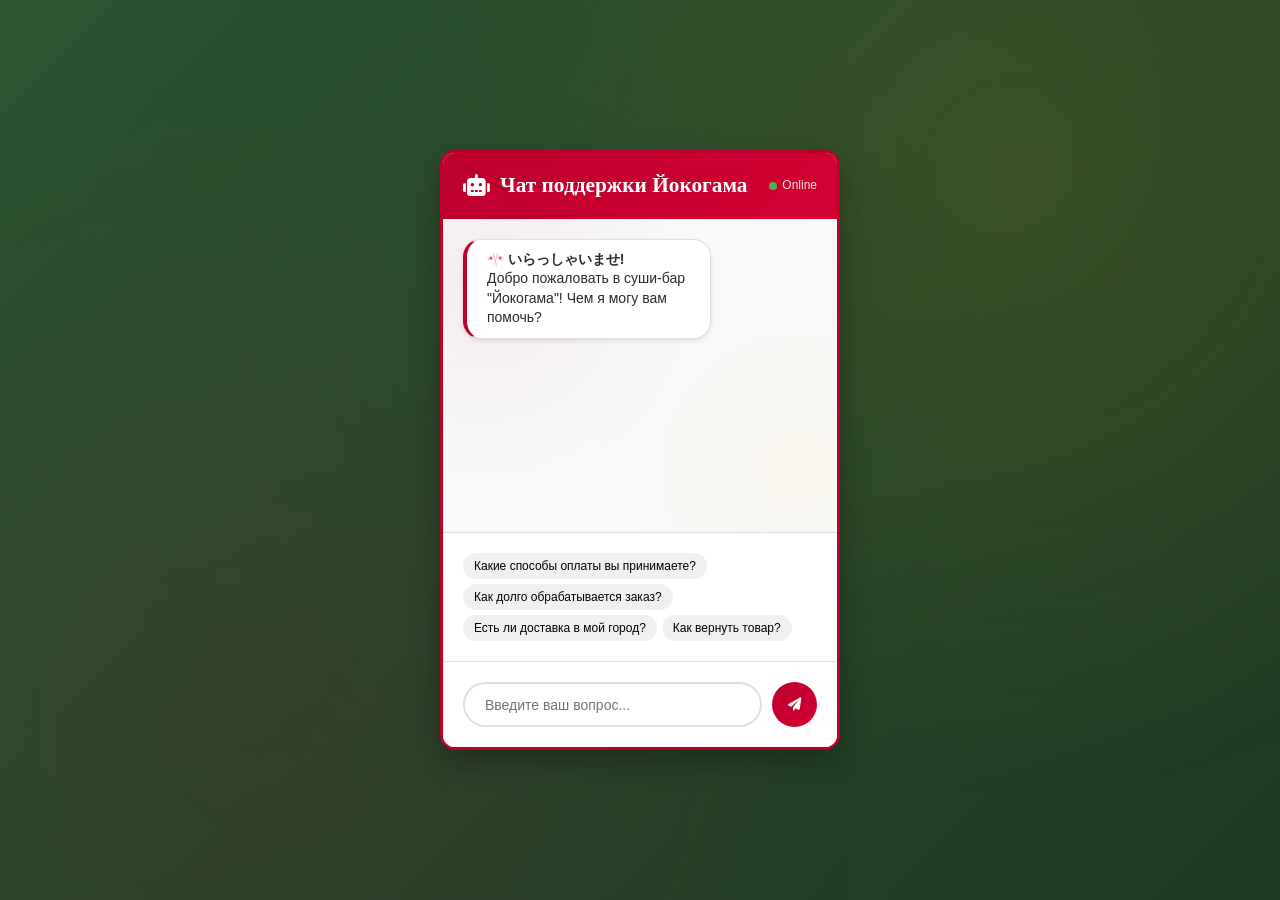
<file: project-root/html/chat.html>
<!DOCTYPE html>
<html lang="ru">

<head>
    <meta charset="UTF-8">
    <meta name="viewport" content="width=device-width, initial-scale=1.0">
    <title>Чат-бот поддержки - Йокогама</title>
    <link href="../css/style.css" rel="stylesheet" type="text/css">
    <link rel="stylesheet" href="https://cdnjs.cloudflare.com/ajax/libs/font-awesome/6.0.0/css/all.min.css">
</head>

<body class="chat-page">
    <div class="chat-container">
        <div class="chat-header">
            <h3><i class="fas fa-robot"></i> Чат поддержки Йокогама</h3>
            <div class="status">
                <span class="status-dot"></span>
                <span class="status-text">Online</span>
            </div>
        </div>

        <div class="chat-messages" id="chatMessages">
            <div class="message bot-message">
                <div class="message-content">
                    <img src="../img/icons/japan-flag.svg" class="icon" alt="Акция">
                    <strong>いらっしゃいませ!</strong><br>
                    Добро пожаловать в суши-бар "Йокогама"! Чем я могу вам помочь?
                </div>
            </div>
        </div>

        <div class="chat-input">
            <div class="quick-questions" id="quickQuestions">
                <!-- Быстрые вопросы будут добавлены через JS -->
            </div>
            <div class="input-container">
                <input type="text" id="userInput" placeholder="Введите ваш вопрос...">
                <button id="sendButton">
                    <i class="fas fa-paper-plane"></i>
                </button>
            </div>
        </div>
    </div>

    <!-- Модальное окно для перехода в мессенджер -->
    <div class="modal" id="messengerModal">
        <div class="modal-content">
            <span class="close">&times;</span>
            <img src="../img/icons/japanese-dolls.svg" class="icon" alt="Соцсети">
            <h3>Соединение со специалистом</h3>
            <p>Выберите удобный способ связи:</p>
            <div class="messenger-buttons">
                <button class="messenger-btn telegram">
                    <i class="fab fa-telegram"></i>
                    Telegram
                </button>
                <button class="messenger-btn whatsapp">
                    <i class="fab fa-whatsapp"></i>
                    WhatsApp
                </button>
                <button class="messenger-btn viber">
                    <i class="fab fa-viber"></i>
                    Viber
                </button>
            </div>
        </div>
    </div>

    <script src="../js/chat.js"></script>
</body>

</html>
</file>
<file: project-root/css/style.css>
﻿/* Главный файл стилей - импортирует все модули */

/* Базовые стили */
@import url('variables.css');
@import url('reset.css');
@import url('animations.css');

/* Компоненты */
@import url('navigation.css');
@import url('header.css');
@import url('footer.css');
@import url('buttons.css');
@import url('forms.css');
@import url('tables.css');

/* Макеты */
@import url('grid.css');
@import url('sections.css');
@import url('utilities.css');

/* Страницы */
@import url('chat.css');

/* Адаптивность */
@import url('mobile.css');
@import url('tablet.css');

/* Дополнительные стили для специфических страниц */
.catalog-page .main-content {
    max-width: 1200px;
}

.form-page .main-content {
    max-width: 800px;
}

.home-page header {
    min-height: 80vh;
}
</file>
